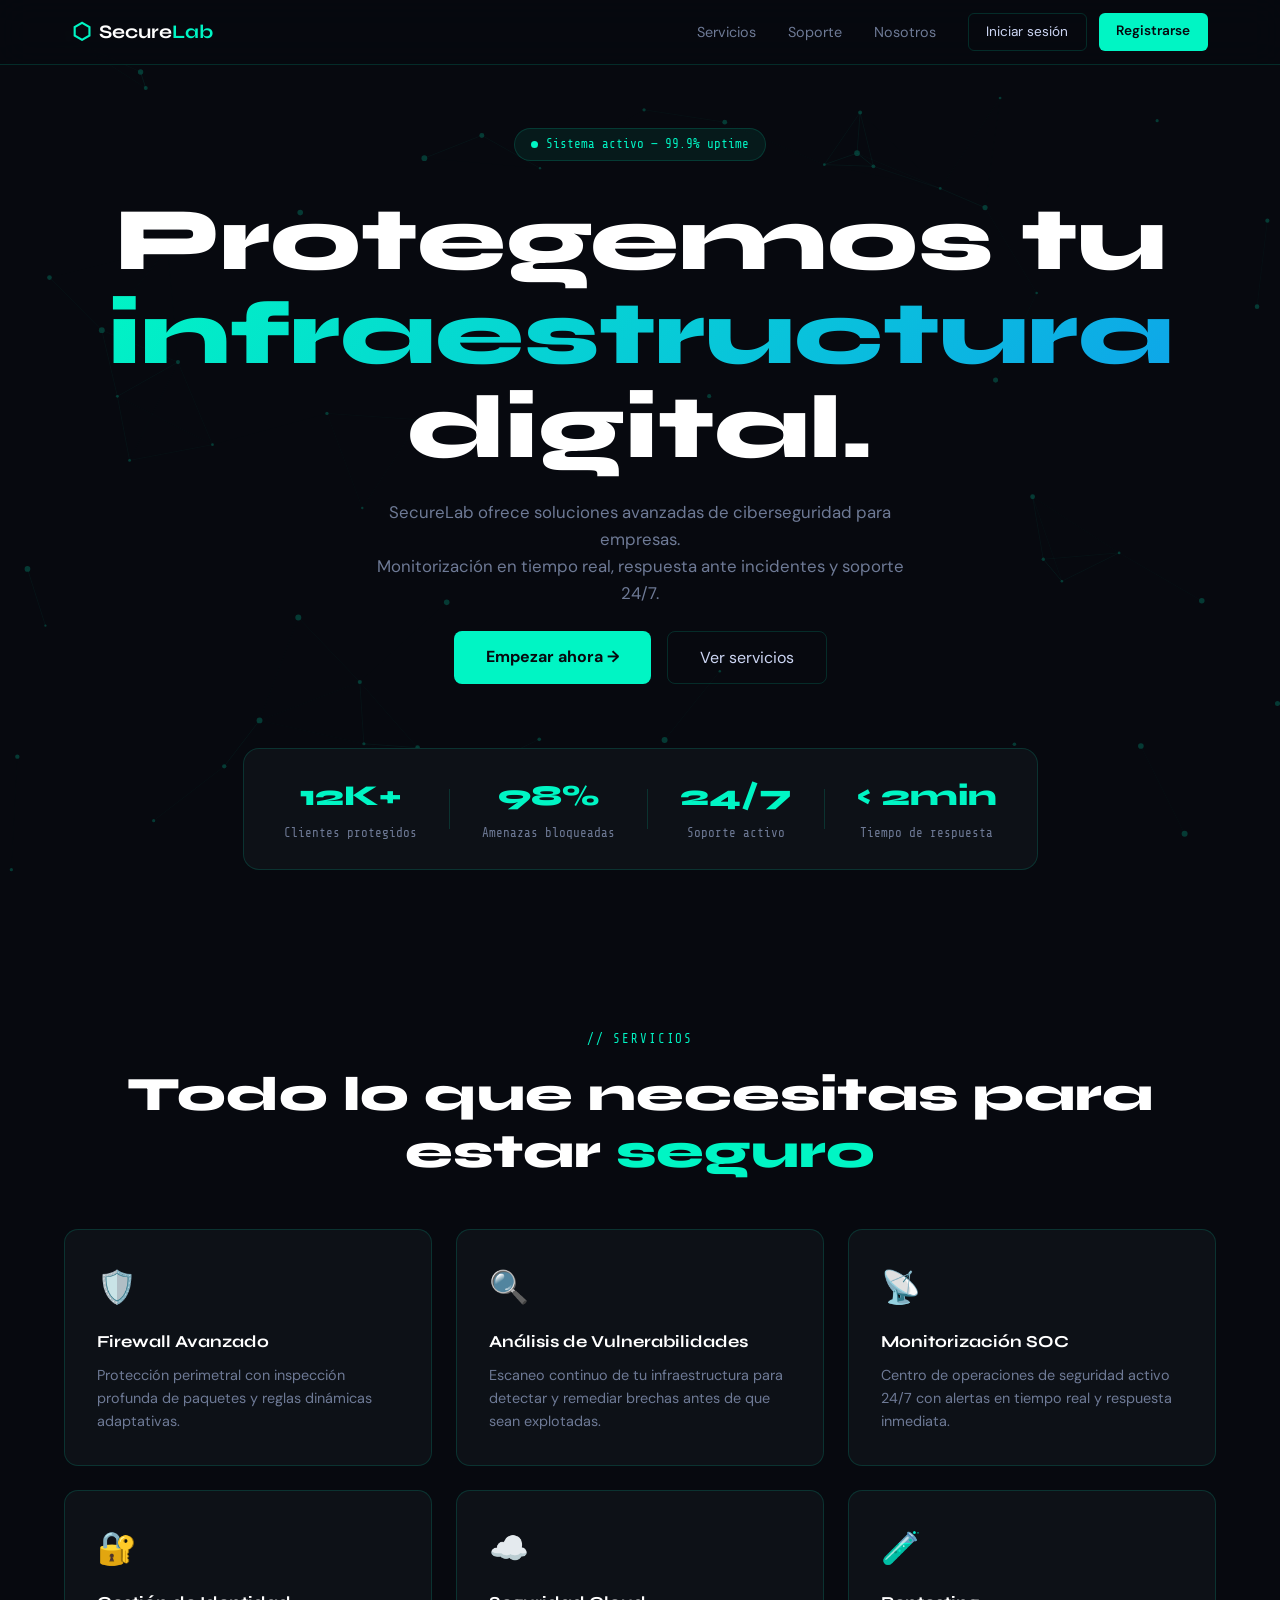
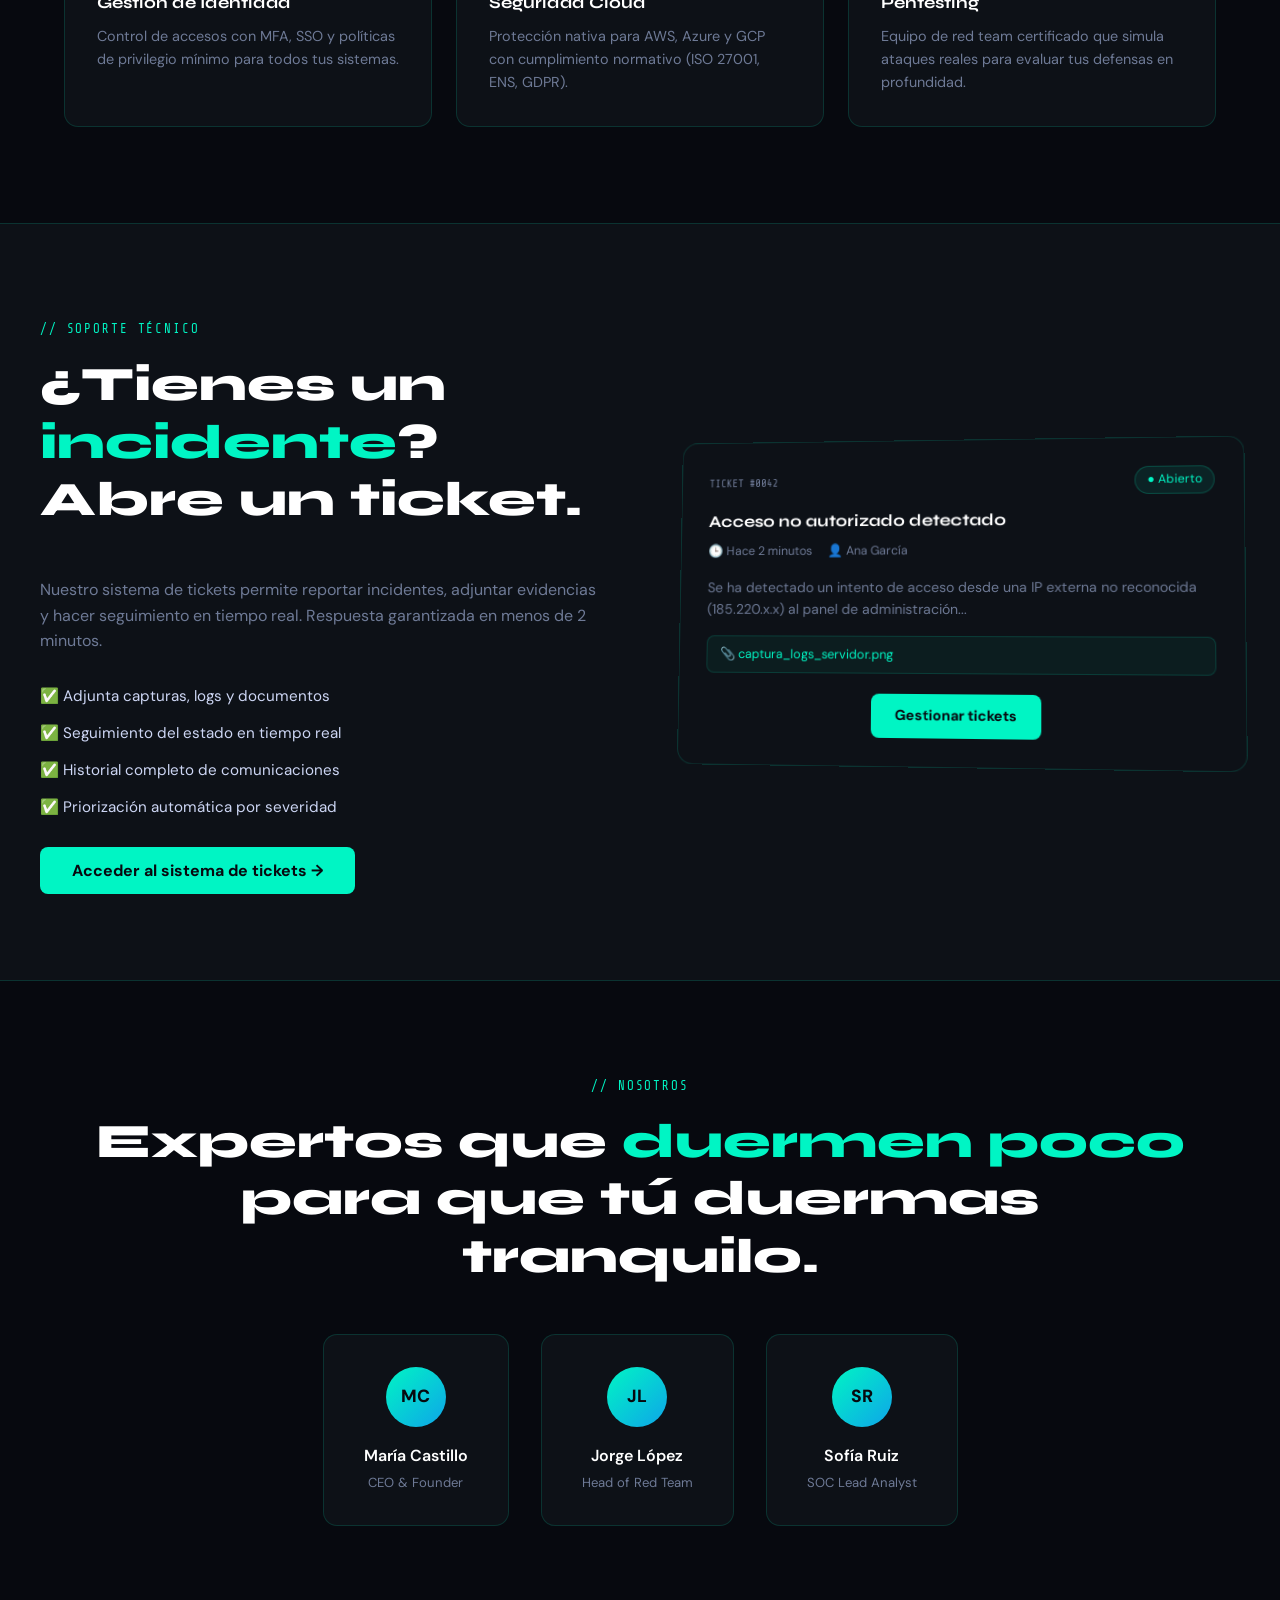
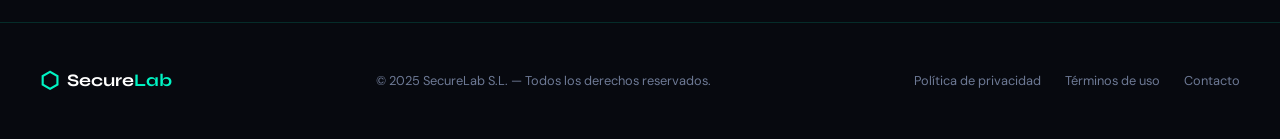
<file: securelab/index.html>
<!DOCTYPE html>
<html lang="es">
<head>
    <meta charset="UTF-8">
    <meta name="viewport" content="width=device-width, initial-scale=1.0">
    <title>SecureLab — Plataforma de Ciberseguridad</title>
    <link rel="preconnect" href="https://fonts.googleapis.com">
    <link href="https://fonts.googleapis.com/css2?family=Share+Tech+Mono&family=Syne:wght@400;600;700;800&family=DM+Sans:wght@300;400;500&display=swap" rel="stylesheet">
    <link rel="stylesheet" href="css/main.css">
</head>
<body>

    <!-- Fondo animado de partículas -->
    <canvas id="canvas"></canvas>

    <!-- ===================== NAVBAR ===================== -->
    <nav class="navbar">
        <div class="nav-inner">
            <div class="nav-brand">
                <span class="hex-icon">⬡</span>
                <span>Secure<strong>Lab</strong></span>
            </div>
            <ul class="nav-links">
                <li><a href="#servicios">Servicios</a></li>
                <li><a href="#soporte">Soporte</a></li>
                <li><a href="#nosotros">Nosotros</a></li>
            </ul>
            <div class="nav-actions">
                <a href="login.html" class="btn-outline">Iniciar sesión</a>
                <a href="register.html" class="btn-solid">Registrarse</a>
            </div>
        </div>
    </nav>

    <!-- ===================== HERO ===================== -->
    <section class="hero">
        <div class="hero-badge">
            <span class="dot"></span> Sistema activo — 99.9% uptime
        </div>
        <h1 class="hero-title">
            Protegemos tu<br>
            <span class="gradient-text">infraestructura</span><br>
            digital.
        </h1>
        <p class="hero-desc">
            SecureLab ofrece soluciones avanzadas de ciberseguridad para empresas.<br>
            Monitorización en tiempo real, respuesta ante incidentes y soporte 24/7.
        </p>
        <div class="hero-cta">
            <a href="register.html" class="btn-hero">Empezar ahora →</a>
            <a href="#servicios" class="btn-ghost">Ver servicios</a>
        </div>

        <!-- Tarjeta flotante de stats -->
        <div class="stats-bar">
            <div class="stat">
                <span class="stat-num">12K+</span>
                <span class="stat-label">Clientes protegidos</span>
            </div>
            <div class="stat-divider"></div>
            <div class="stat">
                <span class="stat-num">98%</span>
                <span class="stat-label">Amenazas bloqueadas</span>
            </div>
            <div class="stat-divider"></div>
            <div class="stat">
                <span class="stat-num">24/7</span>
                <span class="stat-label">Soporte activo</span>
            </div>
            <div class="stat-divider"></div>
            <div class="stat">
                <span class="stat-num">< 2min</span>
                <span class="stat-label">Tiempo de respuesta</span>
            </div>
        </div>
    </section>

    <!-- ===================== SERVICIOS ===================== -->
    <section class="servicios" id="servicios">
        <div class="section-label">// SERVICIOS</div>
        <h2 class="section-title">Todo lo que necesitas para estar <span class="accent">seguro</span></h2>
        <div class="cards-grid">
            <div class="card">
                <div class="card-icon">🛡️</div>
                <h3>Firewall Avanzado</h3>
                <p>Protección perimetral con inspección profunda de paquetes y reglas dinámicas adaptativas.</p>
            </div>
            <div class="card">
                <div class="card-icon">🔍</div>
                <h3>Análisis de Vulnerabilidades</h3>
                <p>Escaneo continuo de tu infraestructura para detectar y remediar brechas antes de que sean explotadas.</p>
            </div>
            <div class="card">
                <div class="card-icon">📡</div>
                <h3>Monitorización SOC</h3>
                <p>Centro de operaciones de seguridad activo 24/7 con alertas en tiempo real y respuesta inmediata.</p>
            </div>
            <div class="card">
                <div class="card-icon">🔐</div>
                <h3>Gestión de Identidad</h3>
                <p>Control de accesos con MFA, SSO y políticas de privilegio mínimo para todos tus sistemas.</p>
            </div>
            <div class="card">
                <div class="card-icon">☁️</div>
                <h3>Seguridad Cloud</h3>
                <p>Protección nativa para AWS, Azure y GCP con cumplimiento normativo (ISO 27001, ENS, GDPR).</p>
            </div>
            <div class="card">
                <div class="card-icon">🧪</div>
                <h3>Pentesting</h3>
                <p>Equipo de red team certificado que simula ataques reales para evaluar tus defensas en profundidad.</p>
            </div>
        </div>
    </section>

    <!-- ===================== SOPORTE / TICKETS ===================== -->
    <section class="soporte" id="soporte">
        <div class="soporte-inner">
            <div class="soporte-text">
                <div class="section-label">// SOPORTE TÉCNICO</div>
                <h2 class="section-title">¿Tienes un <span class="accent">incidente</span>?<br>Abre un ticket.</h2>
                <p>
                    Nuestro sistema de tickets permite reportar incidentes, adjuntar evidencias
                    y hacer seguimiento en tiempo real. Respuesta garantizada en menos de 2 minutos.
                </p>
                <ul class="feature-list">
                    <li>✅ Adjunta capturas, logs y documentos</li>
                    <li>✅ Seguimiento del estado en tiempo real</li>
                    <li>✅ Historial completo de comunicaciones</li>
                    <li>✅ Priorización automática por severidad</li>
                </ul>
                <a href="login.html" class="btn-hero">Acceder al sistema de tickets →</a>
            </div>
            <div class="soporte-card">
                <div class="ticket-preview">
                    <div class="ticket-header">
                        <span class="ticket-tag">TICKET #0042</span>
                        <span class="ticket-status open">● Abierto</span>
                    </div>
                    <div class="ticket-title">Acceso no autorizado detectado</div>
                    <div class="ticket-meta">
                        <span>🕒 Hace 2 minutos</span>
                        <span>👤 Ana García</span>
                    </div>
                    <div class="ticket-body">
                        Se ha detectado un intento de acceso desde una IP externa no reconocida (185.220.x.x) al panel de administración...
                    </div>
                    <div class="ticket-attachment">
                        <span>📎</span> captura_logs_servidor.png
                    </div>
                    <div class="ticket-footer">
                        <a href="login.html" class="btn-ticket">Gestionar tickets</a>
                    </div>
                </div>
            </div>
        </div>
    </section>

    <!-- ===================== NOSOTROS ===================== -->
    <section class="nosotros" id="nosotros">
        <div class="section-label">// NOSOTROS</div>
        <h2 class="section-title">Expertos que <span class="accent">duermen poco</span> para que tú duermas tranquilo.</h2>
        <div class="team-grid">
            <div class="team-card">
                <div class="avatar">MC</div>
                <div class="team-name">María Castillo</div>
                <div class="team-role">CEO & Founder</div>
            </div>
            <div class="team-card">
                <div class="avatar">JL</div>
                <div class="team-name">Jorge López</div>
                <div class="team-role">Head of Red Team</div>
            </div>
            <div class="team-card">
                <div class="avatar">SR</div>
                <div class="team-name">Sofía Ruiz</div>
                <div class="team-role">SOC Lead Analyst</div>
            </div>
        </div>
    </section>

    <!-- ===================== FOOTER ===================== -->
    <footer class="footer">
        <div class="footer-inner">
            <div class="footer-brand">
                <span class="hex-icon">⬡</span>
                <span>Secure<strong>Lab</strong></span>
            </div>
            <p class="footer-copy">© 2025 SecureLab S.L. — Todos los derechos reservados.</p>
            <div class="footer-links">
                <a href="#">Política de privacidad</a>
                <a href="#">Términos de uso</a>
                <a href="#">Contacto</a>
            </div>
        </div>
    </footer>

    <script src="js/main.js"></script>
</body>
</html>
</file>
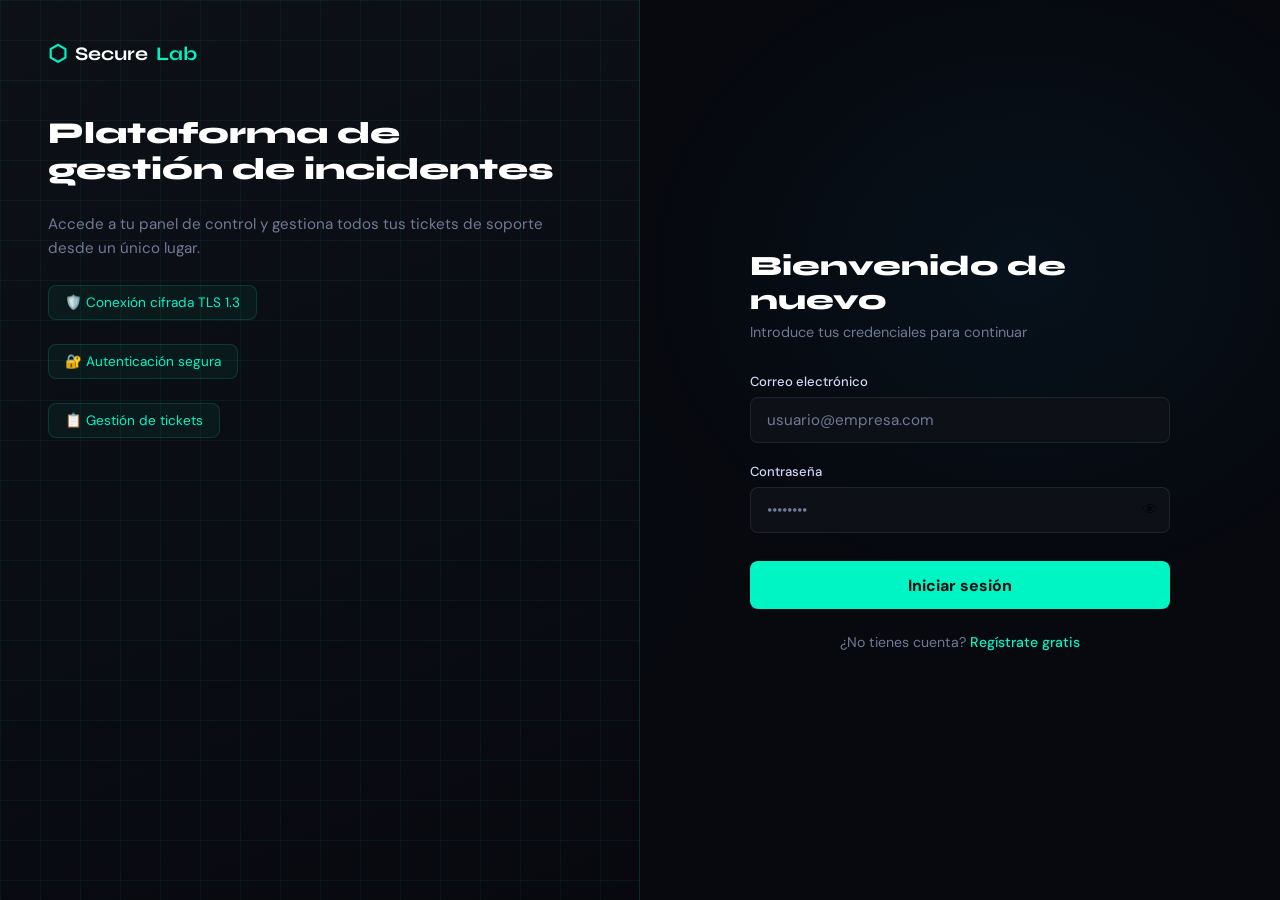
<file: securelab/login.html>
<!DOCTYPE html>
<html lang="es">
<head>
    <meta charset="UTF-8">
    <meta name="viewport" content="width=device-width, initial-scale=1.0">
    <title>SecureLab — Iniciar sesión</title>
    <link rel="preconnect" href="https://fonts.googleapis.com">
    <link href="https://fonts.googleapis.com/css2?family=Share+Tech+Mono&family=Syne:wght@600;700;800&family=DM+Sans:wght@300;400;500&display=swap" rel="stylesheet">
    <link rel="stylesheet" href="css/auth.css">
</head>
<body>
    <div class="auth-bg"></div>

    <div class="auth-wrapper">
        <!-- Panel izquierdo -->
        <div class="auth-left">
            <a href="index.html" class="brand">
                <span class="hex-icon">⬡</span>
                Secure<strong>Lab</strong>
            </a>
            <div class="auth-left-content">
                <h2>Plataforma de<br>gestión de incidentes</h2>
                <p>Accede a tu panel de control y gestiona todos tus tickets de soporte desde un único lugar.</p>
                <div class="feature-pill">🛡️ Conexión cifrada TLS 1.3</div>
                <div class="feature-pill">🔐 Autenticación segura</div>
                <div class="feature-pill">📋 Gestión de tickets</div>
            </div>
        </div>

        <!-- Panel derecho: formulario -->
        <div class="auth-right">
            <div class="auth-card">
                <h1>Bienvenido de nuevo</h1>
                <p class="auth-subtitle">Introduce tus credenciales para continuar</p>

                <!-- Mensajes de error -->
                <div id="errorMsg" class="error-msg" style="display:none"></div>

                <form action="php/login.php" method="POST" id="loginForm">
                    <div class="form-group">
                        <label>Correo electrónico</label>
                        <input type="email" name="email" placeholder="usuario@empresa.com" required autocomplete="email">
                    </div>
                    <div class="form-group">
                        <label>Contraseña</label>
                        <div class="input-wrapper">
                            <input type="password" name="password" id="passwordInput" placeholder="••••••••" required autocomplete="current-password">
                            <button type="button" class="toggle-pass" onclick="togglePass()">👁</button>
                        </div>
                    </div>
                    <button type="submit" class="btn-submit">Iniciar sesión</button>
                </form>

                <p class="auth-switch">
                    ¿No tienes cuenta? <a href="register.html">Regístrate gratis</a>
                </p>
            </div>
        </div>
    </div>

    <script>
        // Mostrar errores desde URL
        const params = new URLSearchParams(window.location.search);
        const err = params.get('error');
        const msgs = {
            credenciales: 'Email o contraseña incorrectos.',
            campos_vacios: 'Por favor, rellena todos los campos.'
        };
        if (err && msgs[err]) {
            const el = document.getElementById('errorMsg');
            el.textContent = '⚠️ ' + msgs[err];
            el.style.display = 'block';
        }

        function togglePass() {
            const inp = document.getElementById('passwordInput');
            inp.type = inp.type === 'password' ? 'text' : 'password';
        }
    </script>
</body>
</html>
</file>
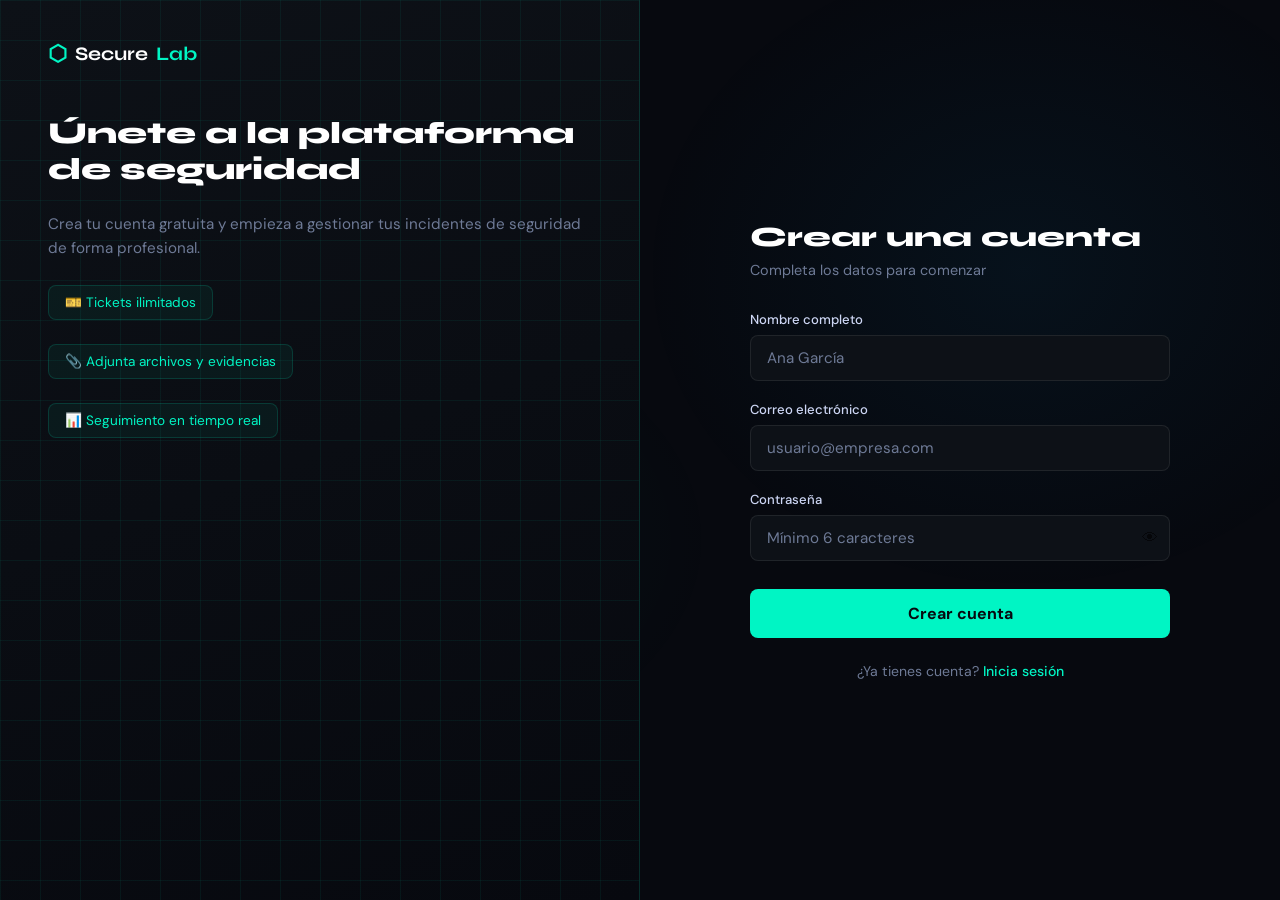
<file: securelab/register.html>
<!DOCTYPE html>
<html lang="es">
<head>
    <meta charset="UTF-8">
    <meta name="viewport" content="width=device-width, initial-scale=1.0">
    <title>SecureLab — Registrarse</title>
    <link rel="preconnect" href="https://fonts.googleapis.com">
    <link href="https://fonts.googleapis.com/css2?family=Share+Tech+Mono&family=Syne:wght@600;700;800&family=DM+Sans:wght@300;400;500&display=swap" rel="stylesheet">
    <link rel="stylesheet" href="css/auth.css">
</head>
<body>
    <div class="auth-bg"></div>

    <div class="auth-wrapper">
        <!-- Panel izquierdo -->
        <div class="auth-left">
            <a href="index.html" class="brand">
                <span class="hex-icon">⬡</span>
                Secure<strong>Lab</strong>
            </a>
            <div class="auth-left-content">
                <h2>Únete a la plataforma de seguridad</h2>
                <p>Crea tu cuenta gratuita y empieza a gestionar tus incidentes de seguridad de forma profesional.</p>
                <div class="feature-pill">🎫 Tickets ilimitados</div>
                <div class="feature-pill">📎 Adjunta archivos y evidencias</div>
                <div class="feature-pill">📊 Seguimiento en tiempo real</div>
            </div>
        </div>

        <!-- Panel derecho: formulario -->
        <div class="auth-right">
            <div class="auth-card">
                <h1>Crear una cuenta</h1>
                <p class="auth-subtitle">Completa los datos para comenzar</p>

                <div id="errorMsg" class="error-msg" style="display:none"></div>

                <form action="php/register.php" method="POST" id="registerForm">
                    <div class="form-group">
                        <label>Nombre completo</label>
                        <input type="text" name="nombre" placeholder="Ana García" required autocomplete="name">
                    </div>
                    <div class="form-group">
                        <label>Correo electrónico</label>
                        <input type="email" name="email" placeholder="usuario@empresa.com" required autocomplete="email">
                    </div>
                    <div class="form-group">
                        <label>Contraseña</label>
                        <div class="input-wrapper">
                            <input type="password" name="password" id="passwordInput"
                                   placeholder="Mínimo 6 caracteres" required minlength="6" autocomplete="new-password">
                            <button type="button" class="toggle-pass" onclick="togglePass()">👁</button>
                        </div>
                    </div>
                    <button type="submit" class="btn-submit">Crear cuenta</button>
                </form>

                <p class="auth-switch">
                    ¿Ya tienes cuenta? <a href="login.html">Inicia sesión</a>
                </p>
            </div>
        </div>
    </div>

    <script>
        const params = new URLSearchParams(window.location.search);
        const err = params.get('error');
        const msgs = {
            campos_vacios: 'Por favor, rellena todos los campos.',
            email_existe:  'Este email ya está registrado. Prueba a iniciar sesión.',
            password_corta:'La contraseña debe tener al menos 6 caracteres.'
        };
        if (err && msgs[err]) {
            const el = document.getElementById('errorMsg');
            el.textContent = '⚠️ ' + msgs[err];
            el.style.display = 'block';
        }

        function togglePass() {
            const inp = document.getElementById('passwordInput');
            inp.type = inp.type === 'password' ? 'text' : 'password';
        }
    </script>
</body>
</html>
</file>
<file: securelab/css/main.css>
/* ============================================================
   SecureLab — main.css  (index.html)
   Paleta: fondo oscuro #07090f, acento cian #00f5c4, texto #cdd6f4
   ============================================================ */

*, *::before, *::after { box-sizing: border-box; margin: 0; padding: 0; }

:root {
    --bg:        #07090f;
    --surface:   #0d1117;
    --border:    rgba(0, 245, 196, 0.15);
    --accent:    #00f5c4;
    --accent2:   #0ea5e9;
    --text:      #cdd6f4;
    --muted:     #6e7a96;
    --font-mono: 'Share Tech Mono', monospace;
    --font-head: 'Syne', sans-serif;
    --font-body: 'DM Sans', sans-serif;
}

html { scroll-behavior: smooth; }

body {
    background: var(--bg);
    color: var(--text);
    font-family: var(--font-body);
    font-size: 16px;
    line-height: 1.6;
    overflow-x: hidden;
}

/* Canvas background */
#canvas {
    position: fixed;
    top: 0; left: 0;
    width: 100%; height: 100%;
    z-index: 0;
    pointer-events: none;
    opacity: 0.35;
}

/* ─── NAVBAR ─────────────────────────────────────────────── */
.navbar {
    position: fixed;
    top: 0; left: 0; right: 0;
    z-index: 100;
    backdrop-filter: blur(16px);
    background: rgba(7, 9, 15, 0.7);
    border-bottom: 1px solid var(--border);
}
.nav-inner {
    max-width: 1200px;
    margin: 0 auto;
    padding: 0 2rem;
    height: 64px;
    display: flex;
    align-items: center;
    gap: 2rem;
}
.nav-brand {
    display: flex;
    align-items: center;
    gap: .5rem;
    font-family: var(--font-head);
    font-size: 1.2rem;
    font-weight: 700;
    color: #fff;
    text-decoration: none;
}
.nav-brand strong { color: var(--accent); }
.hex-icon { color: var(--accent); font-size: 1.4rem; }

.nav-links {
    display: flex;
    list-style: none;
    gap: 2rem;
    margin-left: auto;
}
.nav-links a {
    color: var(--muted);
    text-decoration: none;
    font-size: .9rem;
    transition: color .2s;
}
.nav-links a:hover { color: var(--accent); }

.nav-actions { display: flex; gap: .75rem; }

.btn-outline {
    padding: .45rem 1.1rem;
    border: 1px solid var(--border);
    border-radius: 6px;
    color: var(--text);
    text-decoration: none;
    font-size: .85rem;
    transition: border-color .2s, color .2s;
}
.btn-outline:hover { border-color: var(--accent); color: var(--accent); }

.btn-solid {
    padding: .45rem 1.1rem;
    border-radius: 6px;
    background: var(--accent);
    color: #07090f;
    text-decoration: none;
    font-size: .85rem;
    font-weight: 600;
    transition: opacity .2s;
}
.btn-solid:hover { opacity: .85; }

/* ─── HERO ───────────────────────────────────────────────── */
.hero {
    position: relative;
    z-index: 1;
    min-height: 100vh;
    display: flex;
    flex-direction: column;
    align-items: center;
    justify-content: center;
    text-align: center;
    padding: 8rem 1.5rem 4rem;
}

.hero-badge {
    display: inline-flex;
    align-items: center;
    gap: .5rem;
    background: rgba(0, 245, 196, 0.07);
    border: 1px solid var(--border);
    border-radius: 99px;
    padding: .35rem 1rem;
    font-family: var(--font-mono);
    font-size: .78rem;
    color: var(--accent);
    margin-bottom: 2rem;
    animation: fadeDown .8s ease forwards;
}
.dot {
    width: 7px; height: 7px;
    border-radius: 50%;
    background: var(--accent);
    animation: pulse 1.5s infinite;
}
@keyframes pulse {
    0%,100% { opacity: 1; }
    50%      { opacity: .3; }
}
@keyframes fadeDown {
    from { opacity: 0; transform: translateY(-16px); }
    to   { opacity: 1; transform: translateY(0); }
}

.hero-title {
    font-family: var(--font-head);
    font-size: clamp(3rem, 7vw, 6rem);
    font-weight: 800;
    line-height: 1.05;
    color: #fff;
    animation: fadeUp .9s .1s ease both;
}
.gradient-text {
    background: linear-gradient(135deg, var(--accent), var(--accent2));
    -webkit-background-clip: text;
    -webkit-text-fill-color: transparent;
    background-clip: text;
}
.hero-desc {
    max-width: 560px;
    color: var(--muted);
    font-size: 1.05rem;
    margin: 1.5rem auto;
    animation: fadeUp .9s .25s ease both;
}
@keyframes fadeUp {
    from { opacity: 0; transform: translateY(20px); }
    to   { opacity: 1; transform: translateY(0); }
}

.hero-cta {
    display: flex;
    gap: 1rem;
    justify-content: center;
    animation: fadeUp .9s .35s ease both;
    flex-wrap: wrap;
}
.btn-hero {
    padding: .8rem 2rem;
    background: var(--accent);
    color: #07090f;
    border-radius: 8px;
    text-decoration: none;
    font-weight: 700;
    font-size: 1rem;
    transition: transform .2s, box-shadow .2s;
}
.btn-hero:hover {
    transform: translateY(-2px);
    box-shadow: 0 8px 30px rgba(0, 245, 196, 0.35);
}
.btn-ghost {
    padding: .8rem 2rem;
    border: 1px solid var(--border);
    color: var(--text);
    border-radius: 8px;
    text-decoration: none;
    font-size: 1rem;
    transition: border-color .2s;
}
.btn-ghost:hover { border-color: var(--accent); color: var(--accent); }

/* Stats bar */
.stats-bar {
    display: flex;
    align-items: center;
    gap: 2rem;
    background: var(--surface);
    border: 1px solid var(--border);
    border-radius: 16px;
    padding: 1.5rem 2.5rem;
    margin-top: 4rem;
    animation: fadeUp .9s .5s ease both;
    flex-wrap: wrap;
    justify-content: center;
}
.stat { text-align: center; }
.stat-num {
    display: block;
    font-family: var(--font-head);
    font-size: 1.8rem;
    font-weight: 800;
    color: var(--accent);
}
.stat-label {
    font-size: .78rem;
    color: var(--muted);
    font-family: var(--font-mono);
}
.stat-divider {
    width: 1px;
    height: 40px;
    background: var(--border);
}

/* ─── SERVICIOS ──────────────────────────────────────────── */
.servicios, .nosotros {
    position: relative;
    z-index: 1;
    max-width: 1200px;
    margin: 0 auto;
    padding: 6rem 1.5rem;
    text-align: center;
}
.section-label {
    font-family: var(--font-mono);
    font-size: .78rem;
    color: var(--accent);
    letter-spacing: .15em;
    margin-bottom: 1rem;
}
.section-title {
    font-family: var(--font-head);
    font-size: clamp(1.8rem, 4vw, 3rem);
    font-weight: 800;
    color: #fff;
    margin-bottom: 3rem;
    line-height: 1.2;
}
.accent { color: var(--accent); }

.cards-grid {
    display: grid;
    grid-template-columns: repeat(auto-fit, minmax(280px, 1fr));
    gap: 1.5rem;
}
.card {
    background: var(--surface);
    border: 1px solid var(--border);
    border-radius: 14px;
    padding: 2rem;
    text-align: left;
    transition: border-color .3s, transform .3s;
}
.card:hover {
    border-color: var(--accent);
    transform: translateY(-4px);
}
.card-icon { font-size: 2rem; margin-bottom: 1rem; }
.card h3 {
    font-family: var(--font-head);
    font-size: 1.05rem;
    font-weight: 700;
    color: #fff;
    margin-bottom: .5rem;
}
.card p { color: var(--muted); font-size: .9rem; }

/* ─── SOPORTE ─────────────────────────────────────────────── */
.soporte {
    position: relative;
    z-index: 1;
    background: var(--surface);
    border-top: 1px solid var(--border);
    border-bottom: 1px solid var(--border);
    padding: 6rem 1.5rem;
}
.soporte-inner {
    max-width: 1200px;
    margin: 0 auto;
    display: grid;
    grid-template-columns: 1fr 1fr;
    gap: 4rem;
    align-items: center;
}
.soporte-text .section-title { text-align: left; }
.soporte-text p { color: var(--muted); margin-bottom: 1.5rem; }
.feature-list {
    list-style: none;
    margin-bottom: 2rem;
}
.feature-list li {
    padding: .4rem 0;
    color: var(--text);
    font-size: .95rem;
}

.soporte-card { perspective: 1000px; }
.ticket-preview {
    background: #0d1117;
    border: 1px solid var(--border);
    border-radius: 16px;
    padding: 1.75rem;
    transform: rotateY(-5deg) rotateX(3deg);
    transition: transform .4s;
}
.ticket-preview:hover { transform: rotateY(0) rotateX(0); }
.ticket-header {
    display: flex;
    justify-content: space-between;
    align-items: center;
    margin-bottom: .75rem;
}
.ticket-tag {
    font-family: var(--font-mono);
    font-size: .7rem;
    color: var(--muted);
}
.ticket-status.open {
    font-size: .75rem;
    color: var(--accent);
    background: rgba(0,245,196,.08);
    padding: .2rem .7rem;
    border-radius: 99px;
    border: 1px solid rgba(0,245,196,.2);
}
.ticket-title {
    font-family: var(--font-head);
    font-weight: 700;
    font-size: 1.05rem;
    color: #fff;
    margin-bottom: .5rem;
}
.ticket-meta {
    display: flex;
    gap: 1rem;
    font-size: .78rem;
    color: var(--muted);
    margin-bottom: 1rem;
}
.ticket-body {
    font-size: .88rem;
    color: var(--muted);
    margin-bottom: 1rem;
    line-height: 1.5;
}
.ticket-attachment {
    background: rgba(0,245,196,.05);
    border: 1px solid var(--border);
    border-radius: 8px;
    padding: .5rem .8rem;
    font-size: .8rem;
    color: var(--accent);
    margin-bottom: 1.25rem;
}
.ticket-footer { text-align: center; }
.btn-ticket {
    display: inline-block;
    padding: .65rem 1.5rem;
    background: var(--accent);
    color: #07090f;
    border-radius: 8px;
    text-decoration: none;
    font-weight: 700;
    font-size: .9rem;
    transition: opacity .2s;
}
.btn-ticket:hover { opacity: .85; }

/* ─── EQUIPO ──────────────────────────────────────────────── */
.team-grid {
    display: flex;
    gap: 2rem;
    justify-content: center;
    flex-wrap: wrap;
}
.team-card {
    background: var(--surface);
    border: 1px solid var(--border);
    border-radius: 14px;
    padding: 2rem 2.5rem;
    text-align: center;
    transition: border-color .3s;
    min-width: 180px;
}
.team-card:hover { border-color: var(--accent); }
.avatar {
    width: 60px; height: 60px;
    border-radius: 50%;
    background: linear-gradient(135deg, var(--accent), var(--accent2));
    color: #07090f;
    font-weight: 800;
    font-size: 1.1rem;
    display: flex;
    align-items: center;
    justify-content: center;
    margin: 0 auto 1rem;
}
.team-name { font-weight: 600; color: #fff; margin-bottom: .25rem; }
.team-role { font-size: .82rem; color: var(--muted); }

/* ─── FOOTER ─────────────────────────────────────────────── */
.footer {
    position: relative;
    z-index: 1;
    border-top: 1px solid var(--border);
    padding: 2.5rem 1.5rem;
}
.footer-inner {
    max-width: 1200px;
    margin: 0 auto;
    display: flex;
    align-items: center;
    gap: 2rem;
    flex-wrap: wrap;
    justify-content: space-between;
}
.footer-brand {
    display: flex;
    align-items: center;
    gap: .5rem;
    font-family: var(--font-head);
    font-weight: 700;
    color: #fff;
    font-size: 1.1rem;
}
.footer-brand strong { color: var(--accent); }
.footer-copy { font-size: .8rem; color: var(--muted); }
.footer-links { display: flex; gap: 1.5rem; }
.footer-links a { font-size: .8rem; color: var(--muted); text-decoration: none; transition: color .2s; }
.footer-links a:hover { color: var(--accent); }

@media (max-width: 768px) {
    .soporte-inner { grid-template-columns: 1fr; }
    .nav-links { display: none; }
    .stat-divider { display: none; }
}
</file>
<file: securelab/css/auth.css>
/* ============================================================
   SecureLab — auth.css  (login.html / register.html)
   ============================================================ */

*, *::before, *::after { box-sizing: border-box; margin: 0; padding: 0; }

:root {
    --bg:       #07090f;
    --surface:  #0d1117;
    --border:   rgba(0, 245, 196, 0.15);
    --accent:   #00f5c4;
    --accent2:  #0ea5e9;
    --text:     #cdd6f4;
    --muted:    #6e7a96;
    --error:    #f87171;
    --font-mono: 'Share Tech Mono', monospace;
    --font-head: 'Syne', sans-serif;
    --font-body: 'DM Sans', sans-serif;
}

body {
    background: var(--bg);
    color: var(--text);
    font-family: var(--font-body);
    min-height: 100vh;
    display: flex;
    overflow: hidden;
}

/* Fondo decorativo */
.auth-bg {
    position: fixed;
    inset: 0;
    background:
        radial-gradient(ellipse 60% 50% at 20% 60%, rgba(0,245,196,.06) 0%, transparent 60%),
        radial-gradient(ellipse 50% 60% at 80% 30%, rgba(14,165,233,.06) 0%, transparent 60%);
    z-index: 0;
    pointer-events: none;
}

/* ─── LAYOUT ─────────────────────────────────────────────── */
.auth-wrapper {
    position: relative;
    z-index: 1;
    display: grid;
    grid-template-columns: 1fr 1fr;
    width: 100%;
    min-height: 100vh;
}

/* ─── PANEL IZQUIERDO ────────────────────────────────────── */
.auth-left {
    background: linear-gradient(160deg, #0d1117 0%, #07090f 100%);
    border-right: 1px solid var(--border);
    padding: 2.5rem 3rem;
    display: flex;
    flex-direction: column;
    gap: 3rem;
    position: relative;
    overflow: hidden;
}

/* Patrón de fondo decorativo */
.auth-left::before {
    content: '';
    position: absolute;
    inset: 0;
    background-image:
        linear-gradient(var(--border) 1px, transparent 1px),
        linear-gradient(90deg, var(--border) 1px, transparent 1px);
    background-size: 40px 40px;
    opacity: .4;
}

.brand {
    display: flex;
    align-items: center;
    gap: .5rem;
    font-family: var(--font-head);
    font-size: 1.2rem;
    font-weight: 700;
    color: #fff;
    text-decoration: none;
    position: relative;
    z-index: 1;
}
.brand strong { color: var(--accent); }
.hex-icon { color: var(--accent); font-size: 1.4rem; }

.auth-left-content {
    position: relative;
    z-index: 1;
    display: flex;
    flex-direction: column;
    gap: 1.5rem;
}
.auth-left-content h2 {
    font-family: var(--font-head);
    font-size: 1.9rem;
    font-weight: 800;
    color: #fff;
    line-height: 1.2;
}
.auth-left-content p {
    color: var(--muted);
    font-size: .95rem;
    line-height: 1.6;
}
.feature-pill {
    display: inline-flex;
    align-items: center;
    gap: .5rem;
    background: rgba(0,245,196,.05);
    border: 1px solid var(--border);
    border-radius: 8px;
    padding: .5rem 1rem;
    font-size: .85rem;
    color: var(--accent);
    width: fit-content;
}

/* ─── PANEL DERECHO ──────────────────────────────────────── */
.auth-right {
    display: flex;
    align-items: center;
    justify-content: center;
    padding: 2.5rem;
}

.auth-card {
    width: 100%;
    max-width: 420px;
    animation: fadeUp .6s ease forwards;
}
@keyframes fadeUp {
    from { opacity: 0; transform: translateY(20px); }
    to   { opacity: 1; transform: translateY(0); }
}

.auth-card h1 {
    font-family: var(--font-head);
    font-size: 1.75rem;
    font-weight: 800;
    color: #fff;
    margin-bottom: .4rem;
}
.auth-subtitle {
    color: var(--muted);
    font-size: .9rem;
    margin-bottom: 2rem;
}

/* ─── FORMULARIO ─────────────────────────────────────────── */
.form-group {
    margin-bottom: 1.25rem;
}
.form-group label {
    display: block;
    font-size: .82rem;
    font-weight: 500;
    color: var(--text);
    margin-bottom: .45rem;
}
.form-group input {
    width: 100%;
    background: var(--surface);
    border: 1px solid rgba(255,255,255,.08);
    border-radius: 8px;
    padding: .75rem 1rem;
    color: #fff;
    font-family: var(--font-body);
    font-size: .95rem;
    outline: none;
    transition: border-color .2s;
}
.form-group input:focus {
    border-color: var(--accent);
    box-shadow: 0 0 0 3px rgba(0,245,196,.1);
}
.form-group input::placeholder { color: var(--muted); }

.input-wrapper { position: relative; }
.input-wrapper input { padding-right: 3rem; }
.toggle-pass {
    position: absolute;
    right: .75rem;
    top: 50%;
    transform: translateY(-50%);
    background: none;
    border: none;
    cursor: pointer;
    font-size: 1rem;
    opacity: .6;
    transition: opacity .2s;
}
.toggle-pass:hover { opacity: 1; }

.btn-submit {
    width: 100%;
    padding: .85rem;
    background: var(--accent);
    color: #07090f;
    border: none;
    border-radius: 8px;
    font-family: var(--font-body);
    font-size: 1rem;
    font-weight: 700;
    cursor: pointer;
    margin-top: .5rem;
    transition: opacity .2s, transform .2s;
}
.btn-submit:hover { opacity: .88; transform: translateY(-1px); }

.auth-switch {
    text-align: center;
    margin-top: 1.5rem;
    font-size: .88rem;
    color: var(--muted);
}
.auth-switch a { color: var(--accent); text-decoration: none; font-weight: 500; }
.auth-switch a:hover { text-decoration: underline; }

/* Error */
.error-msg {
    background: rgba(248, 113, 113, .1);
    border: 1px solid rgba(248, 113, 113, .3);
    color: var(--error);
    border-radius: 8px;
    padding: .75rem 1rem;
    font-size: .88rem;
    margin-bottom: 1.25rem;
}

@media (max-width: 768px) {
    .auth-wrapper { grid-template-columns: 1fr; }
    .auth-left { display: none; }
}
</file>
